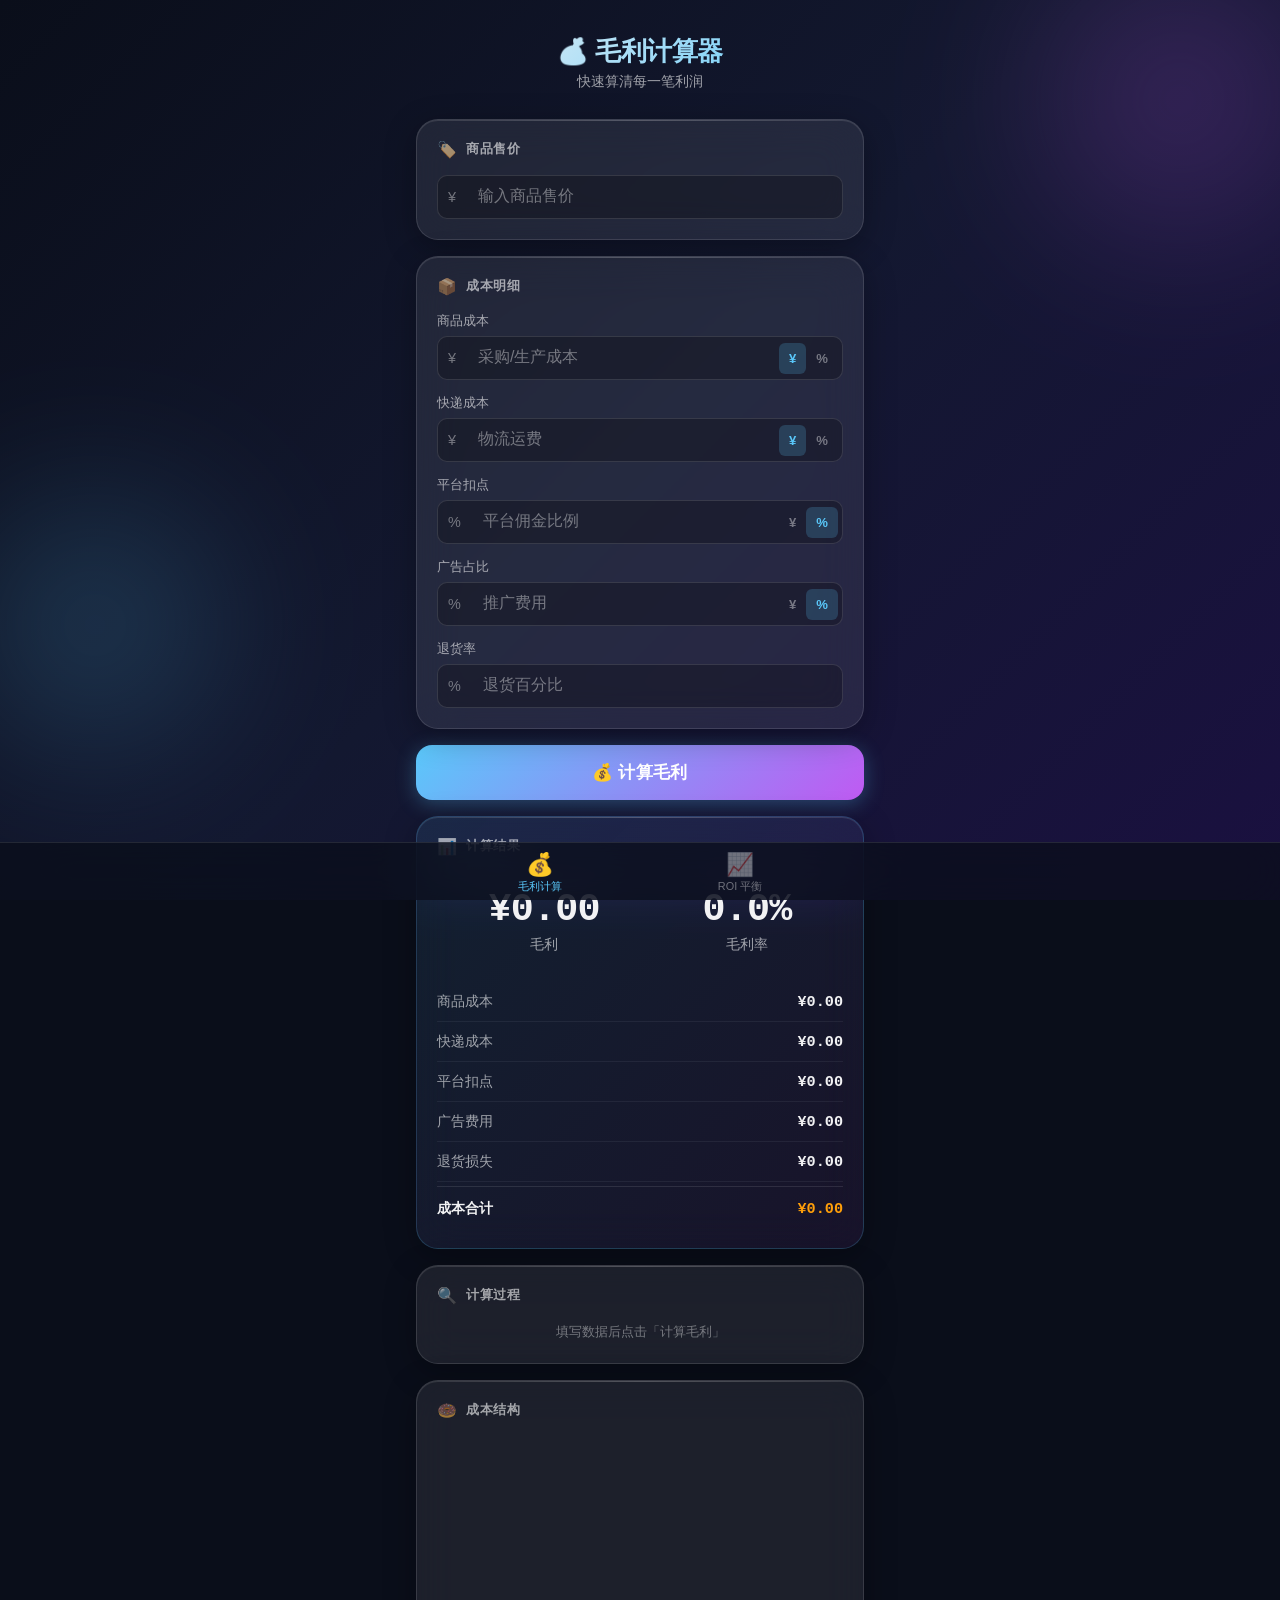
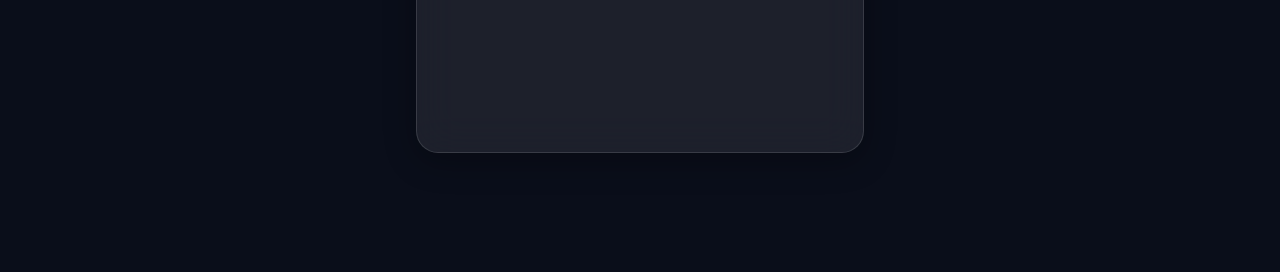
<file: index.html>
<!DOCTYPE html>
<html lang="zh-CN">

<head>
    <meta charset="UTF-8">
    <meta name="viewport" content="width=device-width, initial-scale=1.0, viewport-fit=cover, user-scalable=no">
    <meta name="apple-mobile-web-app-capable" content="yes">
    <meta name="apple-mobile-web-app-status-bar-style" content="black-translucent">
    <meta name="apple-mobile-web-app-title" content="毛利计算器">
    <meta name="theme-color" content="#0a0e1a">
    <meta name="description" content="电商毛利计算器 - 快速计算商品毛利率和成本结构">
    <title>毛利计算器</title>
    <link rel="manifest" href="manifest.json">
    <link rel="apple-touch-icon" href="icons/icon-192.png">
    <link rel="stylesheet" href="css/style.css">
</head>

<body>
    <div class="bg-gradient"></div>

    <div class="app-container">
        <header class="app-header">
            <h1>💰 毛利计算器</h1>
            <p class="subtitle">快速算清每一笔利润</p>
        </header>

        <!-- 售价输入 -->
        <section class="glass-card">
            <div class="card-title"><span class="icon">🏷️</span> 商品售价</div>
            <div class="input-group">
                <div class="input-wrapper">
                    <span class="input-prefix">¥</span>
                    <input type="number" id="price" class="input-field" placeholder="输入商品售价" inputmode="decimal"
                        step="0.01">
                </div>
            </div>
        </section>

        <!-- 成本输入 -->
        <section class="glass-card">
            <div class="card-title"><span class="icon">📦</span> 成本明细</div>

            <!-- 商品成本 -->
            <div class="input-group">
                <label class="input-label">商品成本</label>
                <div class="input-wrapper">
                    <span class="input-prefix dynamic-prefix" data-for="goodsCost">¥</span>
                    <input type="number" id="goodsCost" class="input-field" placeholder="采购/生产成本" inputmode="decimal"
                        step="0.01">
                    <div class="mode-toggle">
                        <button class="active" data-mode="abs" data-target="goodsCost">¥</button>
                        <button data-mode="pct" data-target="goodsCost">%</button>
                    </div>
                </div>
            </div>

            <!-- 快递成本 -->
            <div class="input-group">
                <label class="input-label">快递成本</label>
                <div class="input-wrapper">
                    <span class="input-prefix dynamic-prefix" data-for="shippingCost">¥</span>
                    <input type="number" id="shippingCost" class="input-field" placeholder="物流运费" inputmode="decimal"
                        step="0.01">
                    <div class="mode-toggle">
                        <button class="active" data-mode="abs" data-target="shippingCost">¥</button>
                        <button data-mode="pct" data-target="shippingCost">%</button>
                    </div>
                </div>
            </div>

            <!-- 平台扣点 -->
            <div class="input-group">
                <label class="input-label">平台扣点</label>
                <div class="input-wrapper">
                    <span class="input-prefix dynamic-prefix" data-for="platformFee">%</span>
                    <input type="number" id="platformFee" class="input-field" placeholder="平台佣金比例" inputmode="decimal"
                        step="0.01">
                    <div class="mode-toggle">
                        <button data-mode="abs" data-target="platformFee">¥</button>
                        <button class="active" data-mode="pct" data-target="platformFee">%</button>
                    </div>
                </div>
            </div>

            <!-- 广告占比 -->
            <div class="input-group">
                <label class="input-label">广告占比</label>
                <div class="input-wrapper">
                    <span class="input-prefix dynamic-prefix" data-for="adCost">%</span>
                    <input type="number" id="adCost" class="input-field" placeholder="推广费用" inputmode="decimal"
                        step="0.01">
                    <div class="mode-toggle">
                        <button data-mode="abs" data-target="adCost">¥</button>
                        <button class="active" data-mode="pct" data-target="adCost">%</button>
                    </div>
                </div>
            </div>

            <!-- 退货率 -->
            <div class="input-group">
                <label class="input-label">退货率</label>
                <div class="input-wrapper">
                    <span class="input-prefix">%</span>
                    <input type="number" id="returnRate" class="input-field" placeholder="退货百分比" inputmode="decimal"
                        step="0.1" min="0" max="100">
                </div>
            </div>
        </section>

        <!-- 计算按钮 -->
        <button class="calc-button" id="calcBtn">💰 计算毛利</button>

        <!-- 计算结果 -->
        <section class="glass-card result-card" id="resultSection">
            <div class="card-title"><span class="icon">📊</span> 计算结果</div>

            <!-- 毛利和毛利率 -->
            <div style="display: flex; justify-content: space-around; margin-bottom: 12px;">
                <div class="result-highlight">
                    <div class="result-value number-animate" id="profitValue">¥0.00</div>
                    <div class="result-label">毛利</div>
                </div>
                <div class="result-highlight">
                    <div class="result-value number-animate" id="profitRateValue">0.0%</div>
                    <div class="result-label">毛利率</div>
                </div>
            </div>

            <!-- 成本汇总 -->
            <div class="result-row">
                <span class="label">商品成本</span>
                <span class="value" id="resultGoods">¥0.00</span>
            </div>
            <div class="result-row">
                <span class="label">快递成本</span>
                <span class="value" id="resultShipping">¥0.00</span>
            </div>
            <div class="result-row">
                <span class="label">平台扣点</span>
                <span class="value" id="resultPlatform">¥0.00</span>
            </div>
            <div class="result-row">
                <span class="label">广告费用</span>
                <span class="value" id="resultAd">¥0.00</span>
            </div>
            <div class="result-row">
                <span class="label">退货损失</span>
                <span class="value" id="resultReturn">¥0.00</span>
            </div>
            <div class="result-row"
                style="border-top: 1px solid rgba(255,255,255,0.1); padding-top: 12px; margin-top: 4px;">
                <span class="label" style="font-weight: 600; color: var(--text-primary);">成本合计</span>
                <span class="value" id="resultTotal" style="color: var(--accent-orange);">¥0.00</span>
            </div>
        </section>

        <!-- 计算过程 -->
        <section class="glass-card" id="processSection">
            <div class="card-title"><span class="icon">🔍</span> 计算过程</div>
            <div class="calc-process" id="calcProcess">
                <p style="color: var(--text-tertiary); text-align: center; font-family: -apple-system, sans-serif;">
                    填写数据后点击「计算毛利」</p>
            </div>
        </section>

        <!-- 饼图 -->
        <section class="glass-card" id="chartSection">
            <div class="card-title"><span class="icon">🍩</span> 成本结构</div>
            <div class="chart-container">
                <canvas id="pieChart" width="280" height="280"></canvas>
            </div>
            <div class="chart-legend" id="chartLegend"></div>
        </section>
    </div>

    <!-- Tab Bar -->
    <nav class="tab-bar">
        <a href="index.html" class="active" id="tabCalc">
            <span class="tab-icon">💰</span>
            毛利计算
        </a>
        <a href="roi.html" id="tabRoi">
            <span class="tab-icon">📈</span>
            ROI 平衡
        </a>
    </nav>

    <script src="js/calculator.js"></script>
    <script>
        if ('serviceWorker' in navigator) {
            navigator.serviceWorker.register('./sw.js').catch(() => { });
        }
    </script>
</body>

</html>
</file>
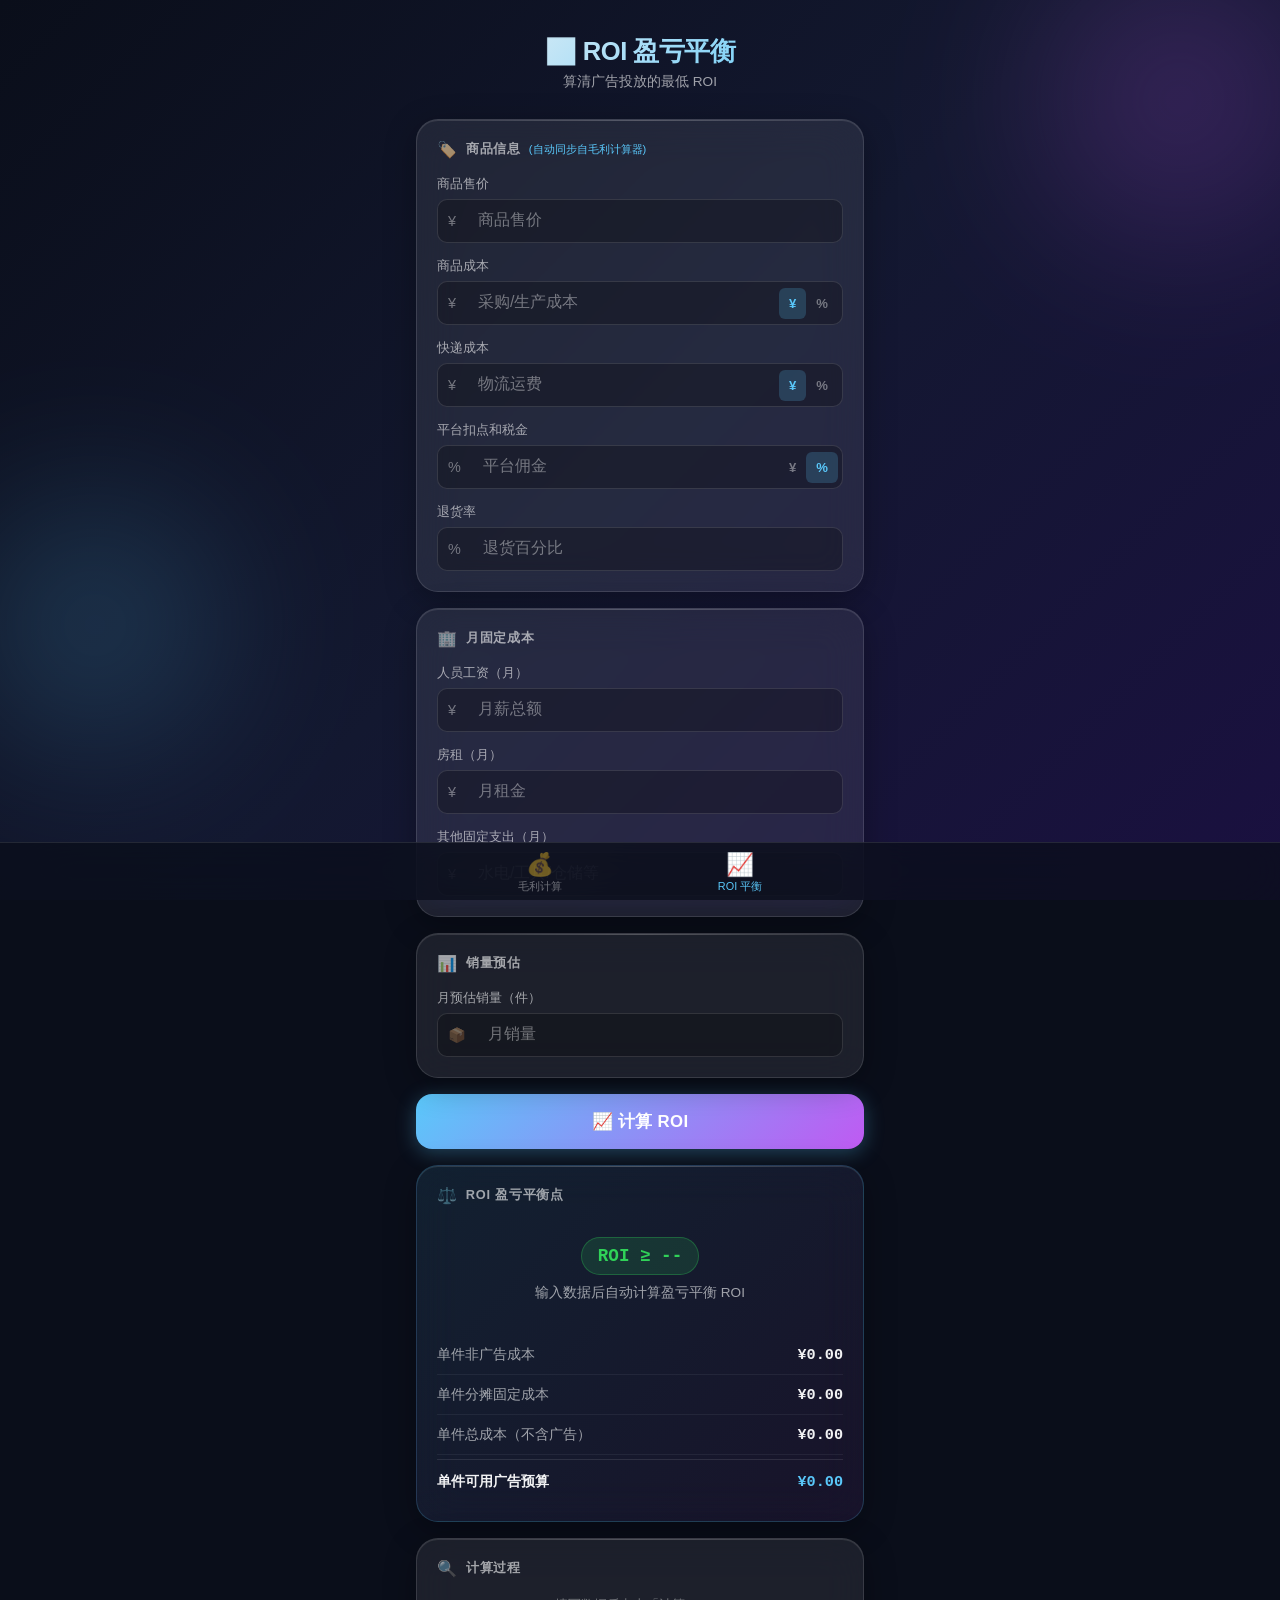
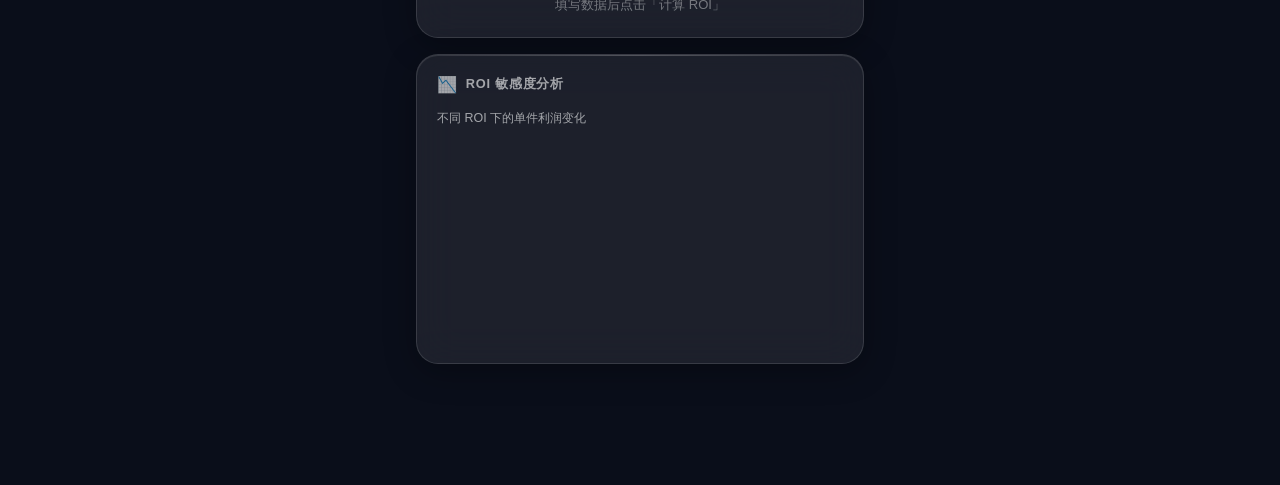
<file: roi.html>
<!DOCTYPE html>
<html lang="zh-CN">

<head>
    <meta charset="UTF-8">
    <meta name="viewport" content="width=device-width, initial-scale=1.0, viewport-fit=cover, user-scalable=no">
    <meta name="apple-mobile-web-app-capable" content="yes">
    <meta name="apple-mobile-web-app-status-bar-style" content="black-translucent">
    <meta name="apple-mobile-web-app-title" content="毛利计算器">
    <meta name="theme-color" content="#0a0e1a">
    <meta name="description" content="ROI盈亏平衡计算器 - 计算广告投放的盈亏平衡点">
    <title>ROI 盈亏平衡计算器</title>
    <link rel="manifest" href="manifest.json">
    <link rel="apple-touch-icon" href="icons/icon-192.png">
    <link rel="stylesheet" href="css/style.css">
</head>

<body>
    <div class="bg-gradient"></div>

    <div class="app-container">
        <header class="app-header">
            <h1>📈 ROI 盈亏平衡</h1>
            <p class="subtitle">算清广告投放的最低 ROI</p>
        </header>

        <!-- 商品信息（从Page1自动带入） -->
        <section class="glass-card">
            <div class="card-title"><span class="icon">🏷️</span> 商品信息 <span
                    style="font-size:0.7rem; color: var(--accent-blue); font-weight:400; text-transform:none; letter-spacing:0;">(自动同步自毛利计算器)</span>
            </div>

            <div class="input-group">
                <label class="input-label">商品售价</label>
                <div class="input-wrapper">
                    <span class="input-prefix">¥</span>
                    <input type="number" id="roiPrice" class="input-field" placeholder="商品售价" inputmode="decimal"
                        step="0.01">
                </div>
            </div>

            <div class="input-group">
                <label class="input-label">商品成本</label>
                <div class="input-wrapper">
                    <span class="input-prefix dynamic-prefix" data-for="roiGoodsCost">¥</span>
                    <input type="number" id="roiGoodsCost" class="input-field" placeholder="采购/生产成本" inputmode="decimal"
                        step="0.01">
                    <div class="mode-toggle">
                        <button class="active" data-mode="abs" data-target="roiGoodsCost">¥</button>
                        <button data-mode="pct" data-target="roiGoodsCost">%</button>
                    </div>
                </div>
            </div>

            <div class="input-group">
                <label class="input-label">快递成本</label>
                <div class="input-wrapper">
                    <span class="input-prefix dynamic-prefix" data-for="roiShippingCost">¥</span>
                    <input type="number" id="roiShippingCost" class="input-field" placeholder="物流运费" inputmode="decimal"
                        step="0.01">
                    <div class="mode-toggle">
                        <button class="active" data-mode="abs" data-target="roiShippingCost">¥</button>
                        <button data-mode="pct" data-target="roiShippingCost">%</button>
                    </div>
                </div>
            </div>

            <div class="input-group">
                <label class="input-label">平台扣点和税金</label>
                <div class="input-wrapper">
                    <span class="input-prefix dynamic-prefix" data-for="roiPlatformFee">%</span>
                    <input type="number" id="roiPlatformFee" class="input-field" placeholder="平台佣金" inputmode="decimal"
                        step="0.01">
                    <div class="mode-toggle">
                        <button data-mode="abs" data-target="roiPlatformFee">¥</button>
                        <button class="active" data-mode="pct" data-target="roiPlatformFee">%</button>
                    </div>
                </div>
            </div>

            <div class="input-group">
                <label class="input-label">退货率</label>
                <div class="input-wrapper">
                    <span class="input-prefix">%</span>
                    <input type="number" id="roiReturnRate" class="input-field" placeholder="退货百分比" inputmode="decimal"
                        step="0.1" min="0" max="100">
                </div>
            </div>
        </section>

        <!-- 固定运营成本 -->
        <section class="glass-card">
            <div class="card-title"><span class="icon">🏢</span> 月固定成本</div>

            <div class="input-group">
                <label class="input-label">人员工资（月）</label>
                <div class="input-wrapper">
                    <span class="input-prefix">¥</span>
                    <input type="number" id="salary" class="input-field" placeholder="月薪总额" inputmode="decimal"
                        step="100">
                </div>
            </div>

            <div class="input-group">
                <label class="input-label">房租（月）</label>
                <div class="input-wrapper">
                    <span class="input-prefix">¥</span>
                    <input type="number" id="rent" class="input-field" placeholder="月租金" inputmode="decimal" step="100">
                </div>
            </div>

            <div class="input-group">
                <label class="input-label">其他固定支出（月）</label>
                <div class="input-wrapper">
                    <span class="input-prefix">¥</span>
                    <input type="number" id="otherFixed" class="input-field" placeholder="水电/工具/仓储等" inputmode="decimal"
                        step="100">
                </div>
            </div>
        </section>

        <!-- 销售信息 -->
        <section class="glass-card">
            <div class="card-title"><span class="icon">📊</span> 销量预估</div>
            <div class="input-group">
                <label class="input-label">月预估销量（件）</label>
                <div class="input-wrapper">
                    <span class="input-prefix">📦</span>
                    <input type="number" id="monthlySales" class="input-field" placeholder="月销量" inputmode="numeric"
                        step="1" min="1">
                </div>
            </div>
        </section>

        <!-- 计算按钮 -->
        <button class="calc-button" id="roiCalcBtn">📈 计算 ROI</button>

        <!-- ROI 结果 -->
        <section class="glass-card result-card" id="roiResultSection">
            <div class="card-title"><span class="icon">⚖️</span> ROI 盈亏平衡点</div>

            <div class="result-highlight">
                <div class="text-center">
                    <span class="roi-badge good" id="roiBadge">ROI ≥ --</span>
                </div>
                <p class="roi-interpretation" id="roiInterpretation">输入数据后自动计算盈亏平衡 ROI</p>
            </div>

            <div style="margin-top: 16px;">
                <div class="result-row">
                    <span class="label">单件非广告成本</span>
                    <span class="value" id="resultNonAdCost">¥0.00</span>
                </div>
                <div class="result-row">
                    <span class="label">单件分摊固定成本</span>
                    <span class="value" id="resultFixedPerUnit">¥0.00</span>
                </div>
                <div class="result-row">
                    <span class="label">单件总成本（不含广告）</span>
                    <span class="value" id="resultTotalNonAd">¥0.00</span>
                </div>
                <div class="result-row"
                    style="border-top: 1px solid rgba(255,255,255,0.1); padding-top: 12px; margin-top: 4px;">
                    <span class="label" style="font-weight:600; color: var(--text-primary);">单件可用广告预算</span>
                    <span class="value" id="resultAdBudget" style="color: var(--accent-blue);">¥0.00</span>
                </div>
            </div>
        </section>

        <!-- 计算过程 -->
        <section class="glass-card" id="roiProcessSection">
            <div class="card-title"><span class="icon">🔍</span> 计算过程</div>
            <div class="calc-process" id="roiCalcProcess">
                <p style="color: var(--text-tertiary); text-align: center; font-family: -apple-system, sans-serif;">
                    填写数据后点击「计算 ROI」</p>
            </div>
        </section>

        <!-- 敏感度图表 -->
        <section class="glass-card" id="sensitivitySection">
            <div class="card-title"><span class="icon">📉</span> ROI 敏感度分析</div>
            <p style="font-size: 0.78rem; color: var(--text-secondary); margin-bottom: 12px;">不同 ROI 下的单件利润变化</p>
            <div class="sensitivity-chart">
                <canvas id="sensitivityChart"></canvas>
            </div>
        </section>
    </div>

    <!-- Tab Bar -->
    <nav class="tab-bar">
        <a href="index.html" id="tabCalc">
            <span class="tab-icon">💰</span>
            毛利计算
        </a>
        <a href="roi.html" class="active" id="tabRoi">
            <span class="tab-icon">📈</span>
            ROI 平衡
        </a>
    </nav>

    <script src="js/roi.js"></script>
    <script>
        if ('serviceWorker' in navigator) {
            navigator.serviceWorker.register('./sw.js').catch(() => { });
        }
    </script>
</body>

</html>
</file>
<file: css/style.css>
/* ===================================
   电商毛利计算器 — Liquid Glass 样式系统
   Apple iOS 26 Liquid Glass Design
   =================================== */

/* ---------- CSS Variables ---------- */
:root {
    /* 背景渐变色 */
    --bg-gradient-1: #0a0e1a;
    --bg-gradient-2: #131830;
    --bg-gradient-3: #1a1040;

    /* 强调色 */
    --accent-blue: #5ac8fa;
    --accent-purple: #bf5af2;
    --accent-green: #30d158;
    --accent-red: #ff453a;
    --accent-orange: #ff9f0a;
    --accent-yellow: #ffd60a;

    /* 玻璃效果 */
    --glass-bg: rgba(255, 255, 255, 0.08);
    --glass-bg-hover: rgba(255, 255, 255, 0.12);
    --glass-border: rgba(255, 255, 255, 0.12);
    --glass-border-light: rgba(255, 255, 255, 0.18);
    --glass-shadow: 0 8px 32px rgba(0, 0, 0, 0.3);
    --glass-blur: 20px;
    --glass-inner-shadow: inset 0 1px 0 rgba(255, 255, 255, 0.1);

    /* 文字颜色 */
    --text-primary: rgba(255, 255, 255, 0.95);
    --text-secondary: rgba(255, 255, 255, 0.6);
    --text-tertiary: rgba(255, 255, 255, 0.4);
    --text-accent: #5ac8fa;

    /* 圆角 */
    --radius-sm: 10px;
    --radius-md: 16px;
    --radius-lg: 22px;
    --radius-xl: 28px;

    /* 过渡 */
    --transition-fast: 0.2s cubic-bezier(0.4, 0, 0.2, 1);
    --transition-normal: 0.35s cubic-bezier(0.4, 0, 0.2, 1);
    --transition-slow: 0.5s cubic-bezier(0.4, 0, 0.2, 1);

    /* 安全区域 */
    --safe-top: env(safe-area-inset-top, 20px);
    --safe-bottom: env(safe-area-inset-bottom, 0px);
}

/* ---------- Reset & Base ---------- */
*,
*::before,
*::after {
    margin: 0;
    padding: 0;
    box-sizing: border-box;
}

html {
    font-size: 16px;
    -webkit-text-size-adjust: 100%;
    -webkit-tap-highlight-color: transparent;
}

body {
    font-family: -apple-system, BlinkMacSystemFont, 'SF Pro Display', 'SF Pro Text',
        'Helvetica Neue', 'PingFang SC', sans-serif;
    color: var(--text-primary);
    background: var(--bg-gradient-1);
    min-height: 100vh;
    min-height: 100dvh;
    overflow-x: hidden;
    -webkit-font-smoothing: antialiased;
    -moz-osx-font-smoothing: grayscale;
}

/* ---------- Animated Background ---------- */
.bg-gradient {
    position: fixed;
    top: 0;
    left: 0;
    right: 0;
    bottom: 0;
    z-index: -1;
    background: linear-gradient(135deg, var(--bg-gradient-1) 0%, var(--bg-gradient-2) 50%, var(--bg-gradient-3) 100%);
    overflow: hidden;
}

.bg-gradient::before,
.bg-gradient::after {
    content: '';
    position: absolute;
    border-radius: 50%;
    filter: blur(80px);
    opacity: 0.3;
    animation: floatBlob 15s ease-in-out infinite;
}

.bg-gradient::before {
    width: 400px;
    height: 400px;
    background: radial-gradient(circle, var(--accent-purple), transparent 70%);
    top: -100px;
    right: -100px;
    animation-delay: 0s;
}

.bg-gradient::after {
    width: 350px;
    height: 350px;
    background: radial-gradient(circle, var(--accent-blue), transparent 70%);
    bottom: 100px;
    left: -80px;
    animation-delay: -7s;
}

@keyframes floatBlob {

    0%,
    100% {
        transform: translate(0, 0) scale(1);
    }

    33% {
        transform: translate(30px, -30px) scale(1.1);
    }

    66% {
        transform: translate(-20px, 20px) scale(0.95);
    }
}

/* ---------- App Shell ---------- */
.app-container {
    max-width: 480px;
    margin: 0 auto;
    padding: 0 16px;
    padding-top: calc(var(--safe-top) + 10px);
    padding-bottom: calc(80px + var(--safe-bottom) + 16px);
    min-height: 100vh;
    min-height: 100dvh;
}

/* ---------- Header ---------- */
.app-header {
    text-align: center;
    padding: 16px 0 20px;
}

.app-header h1 {
    font-size: 1.6rem;
    font-weight: 700;
    letter-spacing: -0.02em;
    background: linear-gradient(135deg, var(--text-primary) 0%, var(--accent-blue) 100%);
    -webkit-background-clip: text;
    -webkit-text-fill-color: transparent;
    background-clip: text;
}

.app-header .subtitle {
    font-size: 0.85rem;
    color: var(--text-secondary);
    margin-top: 4px;
}

/* ---------- Glass Card ---------- */
.glass-card {
    background: var(--glass-bg);
    backdrop-filter: blur(var(--glass-blur));
    -webkit-backdrop-filter: blur(var(--glass-blur));
    border: 1px solid var(--glass-border);
    border-radius: var(--radius-lg);
    padding: 20px;
    margin-bottom: 16px;
    box-shadow: var(--glass-shadow), var(--glass-inner-shadow);
    transition: background var(--transition-fast);
    position: relative;
    overflow: hidden;
}

.glass-card::before {
    content: '';
    position: absolute;
    top: 0;
    left: 0;
    right: 0;
    height: 1px;
    background: linear-gradient(90deg, transparent, rgba(255, 255, 255, 0.15), transparent);
    pointer-events: none;
}

.glass-card .card-title {
    font-size: 0.8rem;
    font-weight: 600;
    color: var(--text-secondary);
    text-transform: uppercase;
    letter-spacing: 0.06em;
    margin-bottom: 16px;
    display: flex;
    align-items: center;
    gap: 8px;
}

.glass-card .card-title .icon {
    font-size: 1rem;
}

/* ---------- Input Group ---------- */
.input-group {
    margin-bottom: 14px;
}

.input-group:last-child {
    margin-bottom: 0;
}

.input-label {
    display: block;
    font-size: 0.82rem;
    font-weight: 500;
    color: var(--text-secondary);
    margin-bottom: 6px;
}

.input-wrapper {
    display: flex;
    align-items: center;
    gap: 0;
    background: rgba(0, 0, 0, 0.25);
    border: 1px solid var(--glass-border);
    border-radius: var(--radius-sm);
    overflow: hidden;
    transition: border-color var(--transition-fast);
}

.input-wrapper:focus-within {
    border-color: var(--accent-blue);
    box-shadow: 0 0 0 3px rgba(90, 200, 250, 0.15);
}

.input-prefix {
    padding: 0 10px;
    font-size: 0.9rem;
    color: var(--text-tertiary);
    flex-shrink: 0;
    user-select: none;
}

.input-field {
    flex: 1;
    min-width: 0;
    background: transparent;
    border: none;
    outline: none;
    color: var(--text-primary);
    font-size: 1rem;
    font-weight: 500;
    padding: 12px;
    font-family: 'SF Mono', 'Menlo', 'Monaco', monospace;
    appearance: none;
    -webkit-appearance: none;
}

.input-field::placeholder {
    color: var(--text-tertiary);
    font-family: -apple-system, BlinkMacSystemFont, sans-serif;
    font-weight: 400;
}

/* 模式切换按钮（元/百分比） */
.mode-toggle {
    display: flex;
    flex-shrink: 0;
    margin-right: 4px;
}

.mode-toggle button {
    background: transparent;
    border: none;
    color: var(--text-tertiary);
    font-size: 0.82rem;
    font-weight: 600;
    padding: 8px 10px;
    cursor: pointer;
    border-radius: 6px;
    transition: all var(--transition-fast);
    -webkit-tap-highlight-color: transparent;
}

.mode-toggle button.active {
    background: rgba(90, 200, 250, 0.2);
    color: var(--accent-blue);
}

/* ---------- Calculate Button ---------- */
.calc-button {
    display: block;
    width: 100%;
    padding: 16px;
    margin-bottom: 16px;
    border: none;
    border-radius: var(--radius-md);
    font-size: 1.05rem;
    font-weight: 700;
    color: #fff;
    background: linear-gradient(135deg, var(--accent-blue), var(--accent-purple));
    box-shadow: 0 4px 20px rgba(90, 200, 250, 0.3);
    cursor: pointer;
    -webkit-tap-highlight-color: transparent;
    transition: transform var(--transition-fast), box-shadow var(--transition-fast);
    letter-spacing: 0.02em;
}

.calc-button:active {
    transform: scale(0.97);
    box-shadow: 0 2px 10px rgba(90, 200, 250, 0.2);
}

/* ---------- Result Section ---------- */
.result-card {
    background: linear-gradient(135deg, rgba(90, 200, 250, 0.1), rgba(191, 90, 242, 0.08));
    border-color: rgba(90, 200, 250, 0.2);
}

.result-highlight {
    text-align: center;
    padding: 16px 0;
}

.result-highlight .result-value {
    font-size: 2.4rem;
    font-weight: 700;
    font-family: 'SF Mono', 'Menlo', monospace;
    letter-spacing: -0.02em;
    transition: color var(--transition-fast);
}

.result-highlight .result-value.positive {
    color: var(--accent-green);
}

.result-highlight .result-value.negative {
    color: var(--accent-red);
}

.result-highlight .result-label {
    font-size: 0.85rem;
    color: var(--text-secondary);
    margin-top: 4px;
}

.result-row {
    display: flex;
    justify-content: space-between;
    align-items: center;
    padding: 10px 0;
    border-bottom: 1px solid rgba(255, 255, 255, 0.06);
}

.result-row:last-child {
    border-bottom: none;
}

.result-row .label {
    font-size: 0.88rem;
    color: var(--text-secondary);
}

.result-row .value {
    font-size: 0.95rem;
    font-weight: 600;
    font-family: 'SF Mono', 'Menlo', monospace;
    color: var(--text-primary);
}

/* ---------- Calculation Process ---------- */
.calc-process {
    font-size: 0.82rem;
    line-height: 1.7;
    color: var(--text-secondary);
    font-family: 'SF Mono', 'Menlo', monospace;
}

.calc-process .step-title {
    color: var(--accent-blue);
    font-weight: 600;
    font-family: -apple-system, BlinkMacSystemFont, sans-serif;
    margin-top: 12px;
    margin-bottom: 4px;
    font-size: 0.82rem;
}

.calc-process .step-title:first-child {
    margin-top: 0;
}

.calc-process .formula {
    padding: 6px 10px;
    background: rgba(0, 0, 0, 0.2);
    border-radius: 6px;
    margin: 4px 0;
    overflow-x: auto;
    white-space: nowrap;
}

.calc-process .formula-result {
    color: var(--text-primary);
    font-weight: 600;
}

.calc-process .divider {
    border: none;
    border-top: 1px dashed rgba(255, 255, 255, 0.1);
    margin: 12px 0;
}

/* ---------- Chart Container ---------- */
.chart-container {
    width: 100%;
    max-width: 280px;
    margin: 16px auto 0;
    position: relative;
}

.chart-container canvas {
    width: 100% !important;
    height: auto !important;
}

.chart-legend {
    display: flex;
    flex-wrap: wrap;
    justify-content: center;
    gap: 10px;
    margin-top: 12px;
}

.chart-legend-item {
    display: flex;
    align-items: center;
    gap: 5px;
    font-size: 0.75rem;
    color: var(--text-secondary);
}

.chart-legend-item .dot {
    width: 8px;
    height: 8px;
    border-radius: 50%;
    flex-shrink: 0;
}

/* ---------- Tab Bar ---------- */
.tab-bar {
    position: fixed;
    bottom: 0;
    left: 0;
    right: 0;
    z-index: 1000;
    background: rgba(10, 14, 26, 0.75);
    backdrop-filter: blur(30px);
    -webkit-backdrop-filter: blur(30px);
    border-top: 1px solid rgba(255, 255, 255, 0.1);
    display: flex;
    justify-content: center;
    gap: 0;
    padding-bottom: var(--safe-bottom);
}

.tab-bar a {
    flex: 1;
    max-width: 200px;
    display: flex;
    flex-direction: column;
    align-items: center;
    justify-content: center;
    padding: 8px 0 6px;
    text-decoration: none;
    color: var(--text-tertiary);
    font-size: 0.68rem;
    font-weight: 500;
    transition: color var(--transition-fast);
    -webkit-tap-highlight-color: transparent;
}

.tab-bar a.active {
    color: var(--accent-blue);
}

.tab-bar a .tab-icon {
    font-size: 1.4rem;
    margin-bottom: 2px;
}

/* ---------- Sensitivity Chart ---------- */
.sensitivity-chart {
    width: 100%;
    height: 200px;
    margin-top: 16px;
    position: relative;
}

.sensitivity-chart canvas {
    width: 100% !important;
    height: 100% !important;
}

/* ---------- ROI Result Badge ---------- */
.roi-badge {
    display: inline-flex;
    align-items: center;
    gap: 6px;
    padding: 8px 16px;
    border-radius: 20px;
    font-weight: 700;
    font-size: 1.1rem;
    font-family: 'SF Mono', 'Menlo', monospace;
}

.roi-badge.good {
    background: rgba(48, 209, 88, 0.15);
    color: var(--accent-green);
    border: 1px solid rgba(48, 209, 88, 0.3);
}

.roi-badge.warning {
    background: rgba(255, 159, 10, 0.15);
    color: var(--accent-orange);
    border: 1px solid rgba(255, 159, 10, 0.3);
}

.roi-interpretation {
    text-align: center;
    margin-top: 8px;
    font-size: 0.85rem;
    color: var(--text-secondary);
    line-height: 1.5;
}

/* ---------- Animations ---------- */
@keyframes fadeInUp {
    from {
        opacity: 0;
        transform: translateY(20px);
    }

    to {
        opacity: 1;
        transform: translateY(0);
    }
}

.glass-card {
    animation: fadeInUp 0.5s var(--transition-normal) backwards;
}

.glass-card:nth-child(2) {
    animation-delay: 0.08s;
}

.glass-card:nth-child(3) {
    animation-delay: 0.16s;
}

.glass-card:nth-child(4) {
    animation-delay: 0.24s;
}

.glass-card:nth-child(5) {
    animation-delay: 0.32s;
}

/* Number change animation */
.number-animate {
    transition: all 0.3s ease;
}

/* ---------- Utilities ---------- */
.text-center {
    text-align: center;
}

.mt-8 {
    margin-top: 8px;
}

.mt-16 {
    margin-top: 16px;
}

.mb-8 {
    margin-bottom: 8px;
}

.hidden {
    display: none !important;
}

/* Scrollbar styling */
::-webkit-scrollbar {
    width: 0;
    height: 0;
}

/* Prevent overscroll */
body {
    overscroll-behavior: none;
}

/* ---------- Media Queries ---------- */
@media (max-width: 375px) {
    .app-header h1 {
        font-size: 1.4rem;
    }

    .result-highlight .result-value {
        font-size: 2rem;
    }

    .glass-card {
        padding: 16px;
    }
}

/* Taller phones */
@media (min-height: 800px) {
    .app-header {
        padding: 24px 0 28px;
    }
}
</file>
